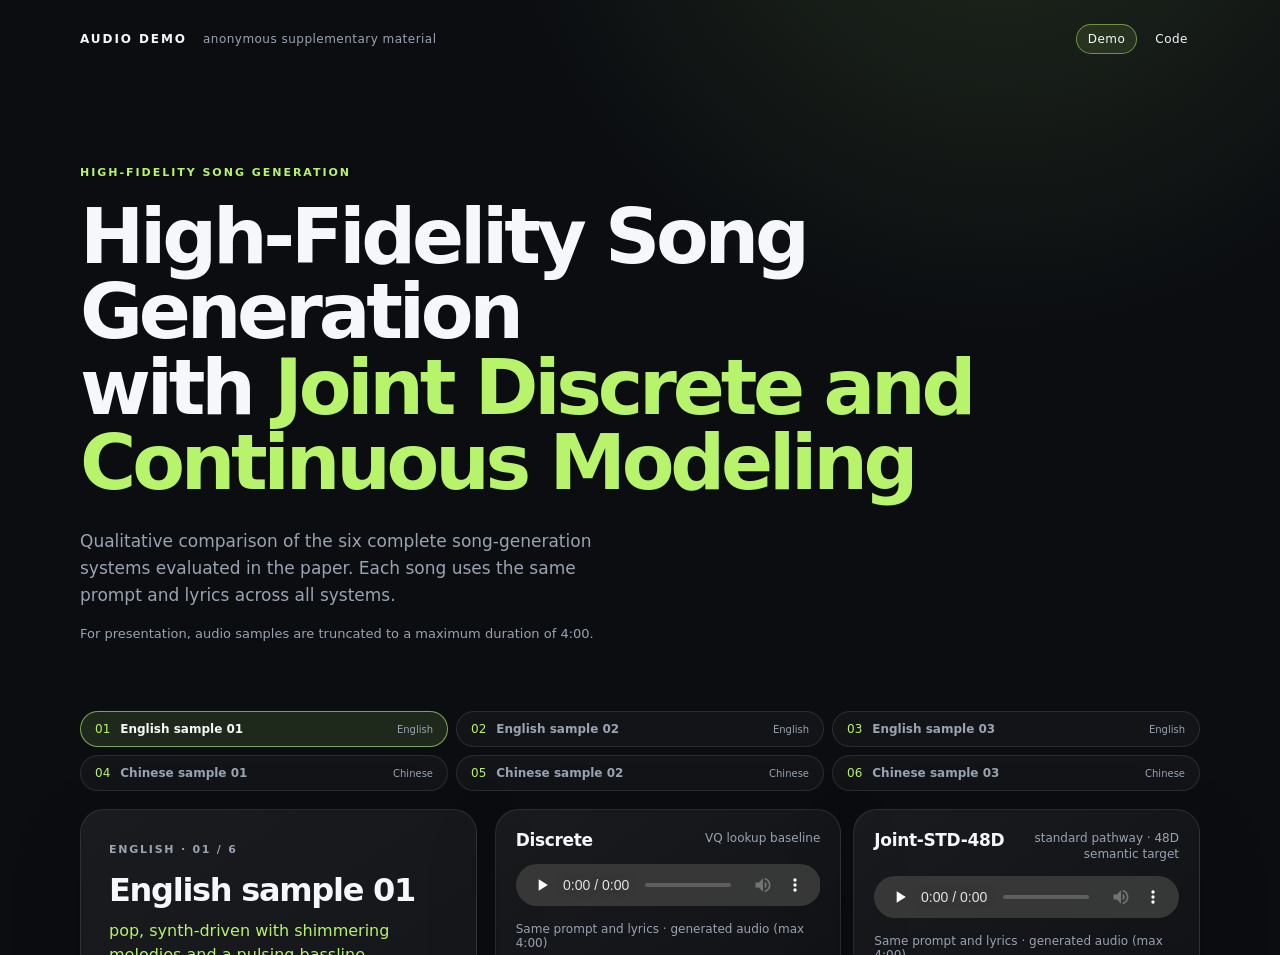
<file: index.html>
<!doctype html>
<html lang="en">
  <head>
    <meta charset="utf-8" />
    <meta http-equiv="refresh" content="0; url=demo/" />
    <link rel="canonical" href="demo/" />
    <title>High-Fidelity Song Generation · Audio Demo</title>
  </head>
  <body>
    <p>
      <a href="demo/">Open the anonymous audio demo</a>
    </p>
  </body>
</html>
</file>
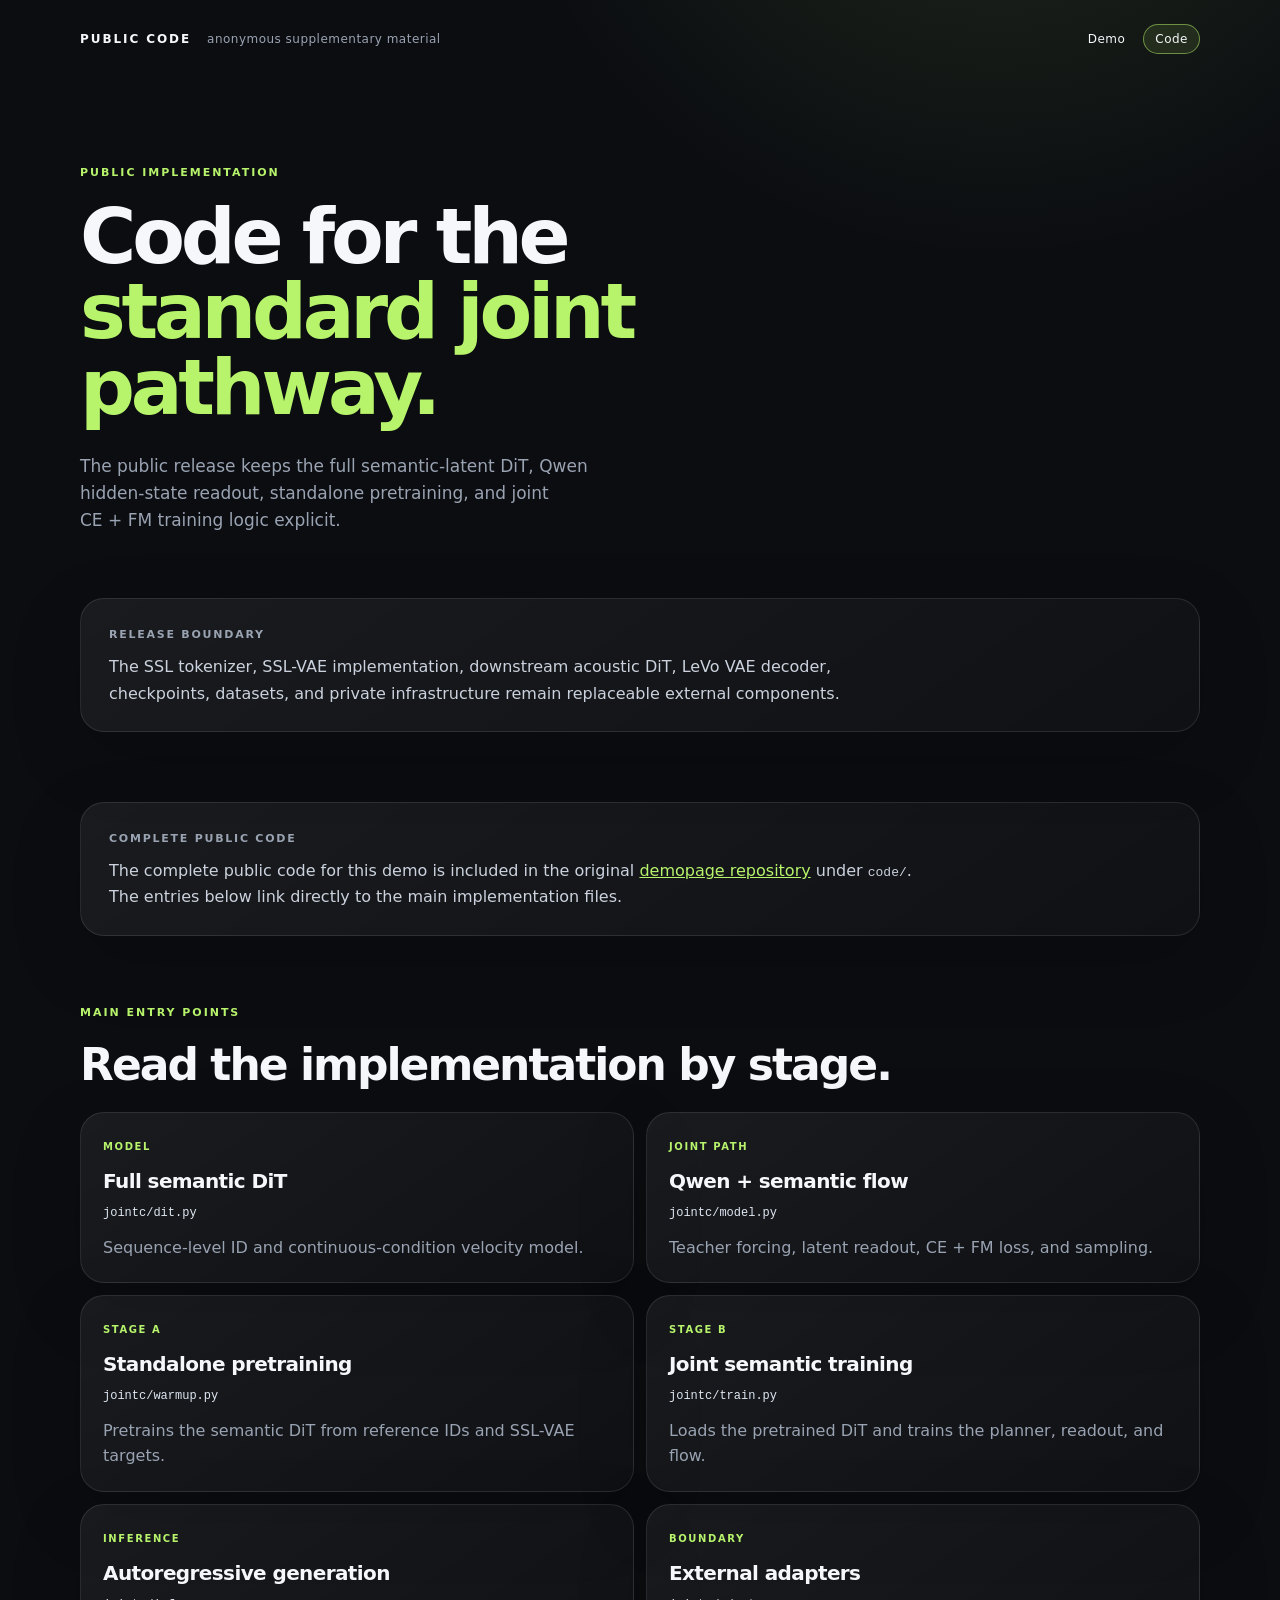
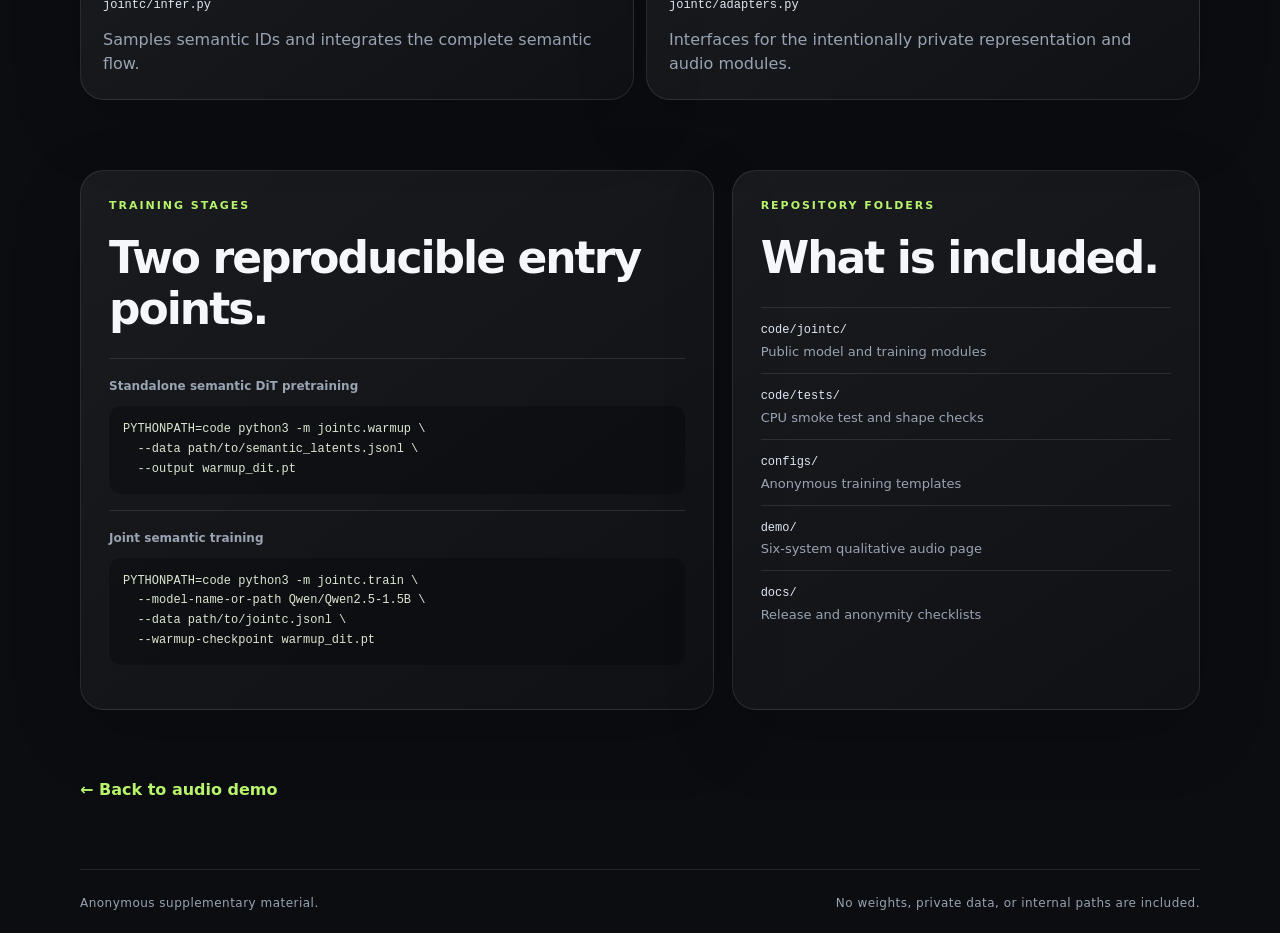
<file: code/index.html>
<!doctype html>
<html lang="en">
  <head>
    <meta charset="utf-8" />
    <meta name="viewport" content="width=device-width, initial-scale=1" />
    <meta
      name="description"
      content="Public code for the standard joint pathway in High-Fidelity Song Generation with Joint Discrete and Continuous Modeling."
    />
    <title>Public Code · High-Fidelity Song Generation</title>
    <link rel="stylesheet" href="../demo/styles.css?v=20261009-zh-order" />
  </head>
  <body>
    <div class="page-shell code-page">
      <header class="topbar">
        <a class="wordmark" href="../demo/index.html">PUBLIC CODE</a>
        <span class="status">anonymous supplementary material</span>
        <nav class="site-nav" aria-label="Primary navigation">
          <a href="../demo/index.html">Demo</a>
          <a class="active" href="index.html">Code</a>
        </nav>
      </header>

      <main>
        <section class="hero code-hero">
          <p class="eyebrow">PUBLIC IMPLEMENTATION</p>
          <h1>Code for the<br /><em>standard joint pathway.</em></h1>
          <p class="lede">
            The public release keeps the full semantic-latent DiT, Qwen
            hidden-state readout, standalone pretraining, and joint
            CE&nbsp;+&nbsp;FM training logic explicit.
          </p>
        </section>

        <section class="code-notice" aria-label="Release boundary">
          <span class="label">Release boundary</span>
          <p>
            The SSL tokenizer, SSL-VAE implementation, downstream acoustic DiT,
            LeVo VAE decoder, checkpoints, datasets, and private infrastructure
            remain replaceable external components.
          </p>
        </section>

        <section class="code-notice" aria-label="Complete public code">
          <span class="label">Complete public code</span>
          <p>
            The complete public code for this demo is included in the original
            <a href="https://github.com/JDCM12/JDCM12.github.io/tree/main/code">demopage repository</a>
            under <code>code/</code>. The entries below link directly to the
            main implementation files.
          </p>
        </section>

        <section class="code-section">
          <div class="section-heading">
            <p class="eyebrow">MAIN ENTRY POINTS</p>
            <h2>Read the implementation by stage.</h2>
          </div>
          <div class="code-grid">
            <a class="code-card" href="jointc/dit.py">
              <span class="code-card-kicker">MODEL</span>
              <h3>Full semantic DiT</h3>
              <code>jointc/dit.py</code>
              <p>Sequence-level ID and continuous-condition velocity model.</p>
            </a>
            <a class="code-card" href="jointc/model.py">
              <span class="code-card-kicker">JOINT PATH</span>
              <h3>Qwen + semantic flow</h3>
              <code>jointc/model.py</code>
              <p>Teacher forcing, latent readout, CE&nbsp;+&nbsp;FM loss, and sampling.</p>
            </a>
            <a class="code-card" href="jointc/warmup.py">
              <span class="code-card-kicker">STAGE A</span>
              <h3>Standalone pretraining</h3>
              <code>jointc/warmup.py</code>
              <p>Pretrains the semantic DiT from reference IDs and SSL-VAE targets.</p>
            </a>
            <a class="code-card" href="jointc/train.py">
              <span class="code-card-kicker">STAGE B</span>
              <h3>Joint semantic training</h3>
              <code>jointc/train.py</code>
              <p>Loads the pretrained DiT and trains the planner, readout, and flow.</p>
            </a>
            <a class="code-card" href="jointc/infer.py">
              <span class="code-card-kicker">INFERENCE</span>
              <h3>Autoregressive generation</h3>
              <code>jointc/infer.py</code>
              <p>Samples semantic IDs and integrates the complete semantic flow.</p>
            </a>
            <a class="code-card" href="jointc/adapters.py">
              <span class="code-card-kicker">BOUNDARY</span>
              <h3>External adapters</h3>
              <code>jointc/adapters.py</code>
              <p>Interfaces for the intentionally private representation and audio modules.</p>
            </a>
          </div>
        </section>

        <section class="code-section code-columns">
          <div class="code-panel">
            <p class="eyebrow">TRAINING STAGES</p>
            <h2>Two reproducible entry points.</h2>
            <div class="command-block">
              <span>Standalone semantic DiT pretraining</span>
              <pre><code>PYTHONPATH=code python3 -m jointc.warmup \
  --data path/to/semantic_latents.jsonl \
  --output warmup_dit.pt</code></pre>
            </div>
            <div class="command-block">
              <span>Joint semantic training</span>
              <pre><code>PYTHONPATH=code python3 -m jointc.train \
  --model-name-or-path Qwen/Qwen2.5-1.5B \
  --data path/to/jointc.jsonl \
  --warmup-checkpoint warmup_dit.pt</code></pre>
            </div>
          </div>
          <div class="code-panel">
            <p class="eyebrow">REPOSITORY FOLDERS</p>
            <h2>What is included.</h2>
            <ul class="folder-list">
              <li><code>code/jointc/</code><span>Public model and training modules</span></li>
              <li><code>code/tests/</code><span>CPU smoke test and shape checks</span></li>
              <li><code>configs/</code><span>Anonymous training templates</span></li>
              <li><code>demo/</code><span>Six-system qualitative audio page</span></li>
              <li><code>docs/</code><span>Release and anonymity checklists</span></li>
            </ul>
          </div>
        </section>

        <section class="code-footer-link">
          <a class="back-link" href="../demo/index.html">← Back to audio demo</a>
        </section>
      </main>

      <footer>
        <span>Anonymous supplementary material.</span>
        <span>No weights, private data, or internal paths are included.</span>
      </footer>
    </div>
  </body>
</html>
</file>
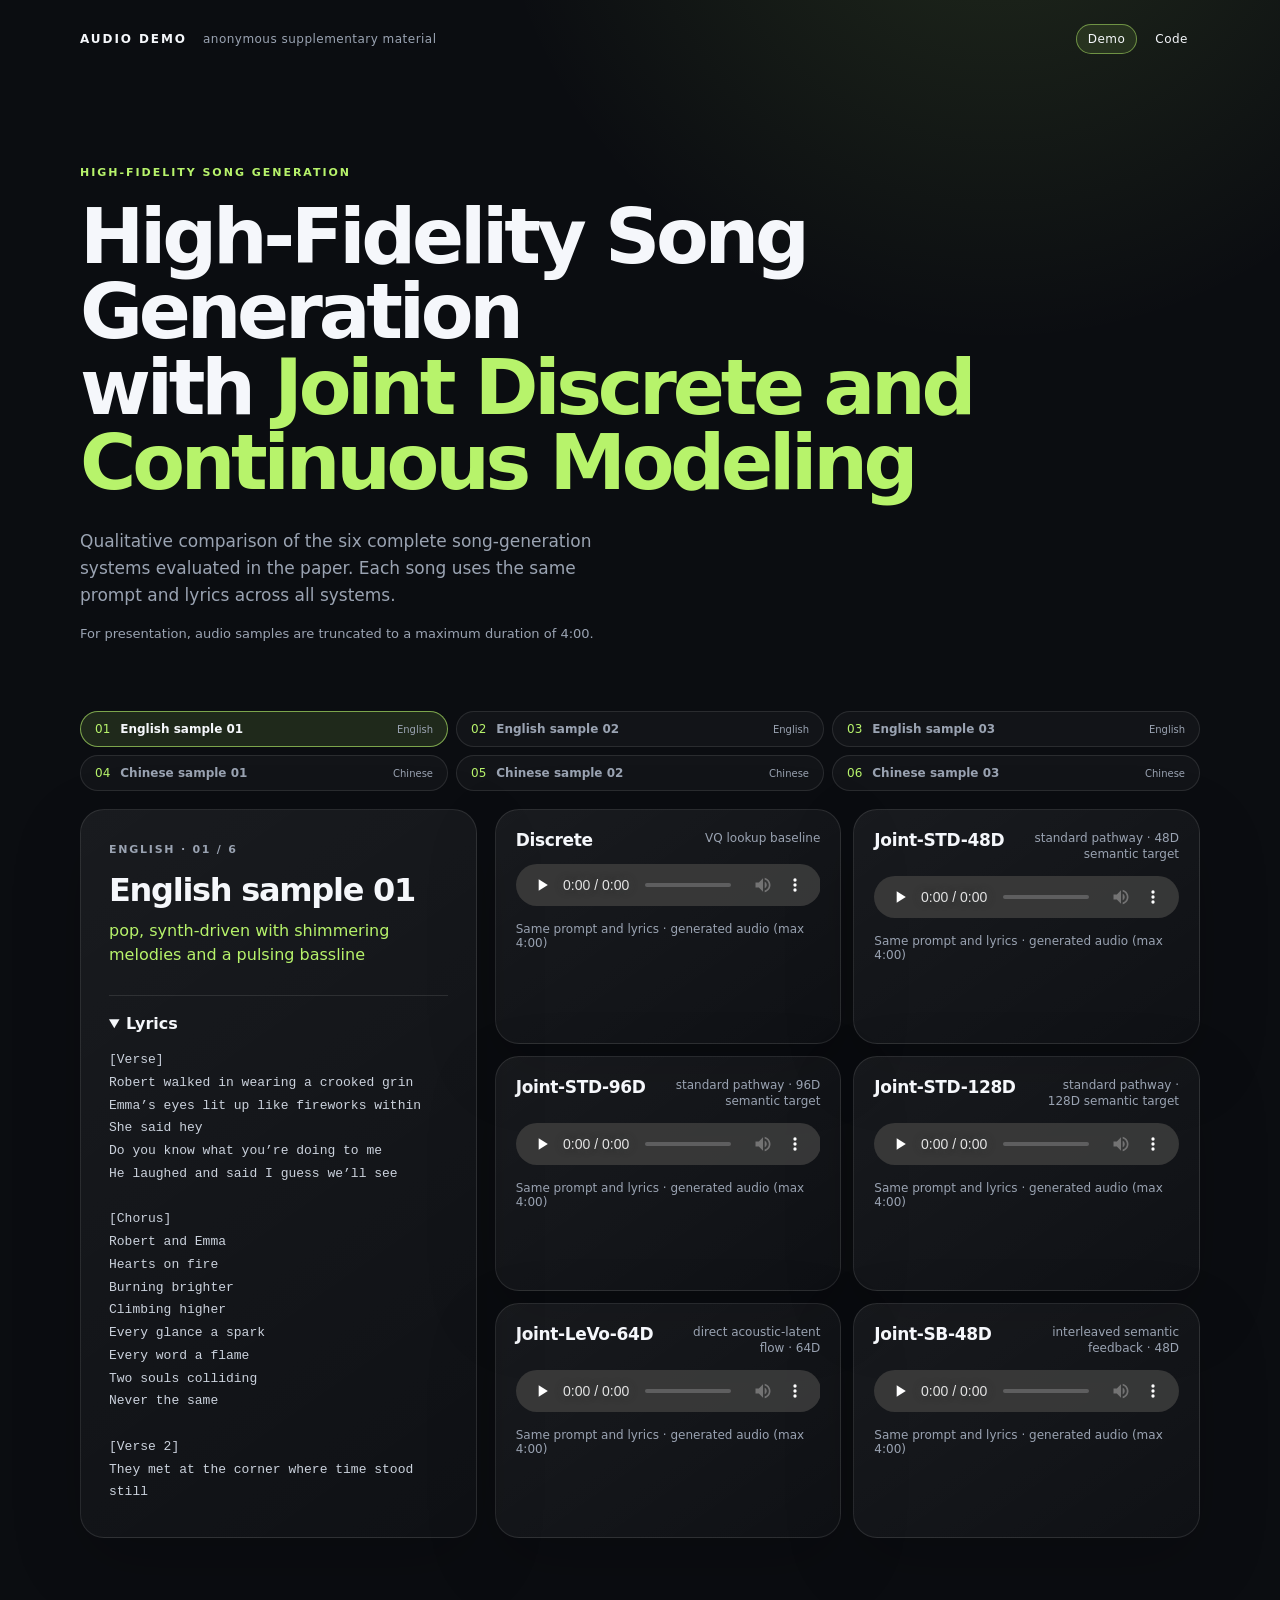
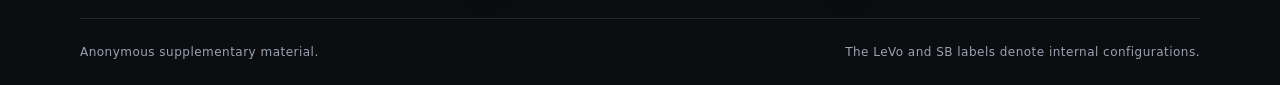
<file: demo/index.html>
<!doctype html>
<html lang="en">
  <head>
    <meta charset="utf-8" />
    <meta name="viewport" content="width=device-width, initial-scale=1" />
    <meta
      name="description"
      content="Anonymous audio samples for High-Fidelity Song Generation with Joint Discrete and Continuous Modeling."
    />
    <title>High-Fidelity Song Generation with Joint Discrete and Continuous Modeling · Audio Demo</title>
    <link rel="stylesheet" href="styles.css?v=20261009-zh-order" />
  </head>
  <body>
    <div class="page-shell">
      <header class="topbar">
        <a class="wordmark" href="index.html">AUDIO DEMO</a>
        <span class="status">anonymous supplementary material</span>
        <nav class="site-nav" aria-label="Primary navigation">
          <a class="active" href="index.html">Demo</a>
          <a href="../code/index.html">Code</a>
        </nav>
      </header>

      <main>
        <section class="hero">
          <p class="eyebrow">HIGH-FIDELITY SONG GENERATION</p>
          <h1>
            High-Fidelity Song Generation<br />
            <span class="title-with">with</span>
            <em>Joint Discrete and Continuous Modeling</em>
          </h1>
          <p class="lede">
            Qualitative comparison of the six complete song-generation systems
            evaluated in the paper. Each song uses the same prompt and lyrics
            across all systems.
          </p>
          <p class="demo-note">
            For presentation, audio samples are truncated to a maximum duration
            of 4:00.
          </p>
        </section>

        <section id="demo-root" class="demo-root" aria-live="polite">
          <p class="loading">Loading sample…</p>
        </section>
      </main>

      <footer>
        <span>Anonymous supplementary material.</span>
        <span>The LeVo and SB labels denote internal configurations.</span>
      </footer>
    </div>

    <script id="demo-data" type="application/json">{"items":[]}</script>
    <script src="data/demos.js?v=20261009-zh-order"></script>
    <script src="app.js?v=20261009-zh-order"></script>
  </body>
</html>
</file>
<file: demo/styles.css>
:root {
  color-scheme: dark;
  --bg: #0b0d11;
  --panel: #12161d;
  --panel-soft: #171c25;
  --line: rgba(255, 255, 255, 0.1);
  --muted: #9aa3b2;
  --text: #f5f7fb;
  --accent: #b7f36b;
  --accent-ink: #16200c;
  --max: 1120px;
}

* {
  box-sizing: border-box;
}

body {
  margin: 0;
  min-width: 320px;
  background:
    radial-gradient(circle at 78% -10%, rgba(183, 243, 107, 0.13), transparent 32rem),
    var(--bg);
  color: var(--text);
  font-family: Inter, ui-sans-serif, system-ui, -apple-system, BlinkMacSystemFont,
    "Segoe UI", sans-serif;
}

.page-shell {
  width: min(calc(100% - 40px), var(--max));
  margin: 0 auto;
  min-height: 100vh;
  display: flex;
  flex-direction: column;
}

.topbar,
footer {
  display: flex;
  justify-content: space-between;
  align-items: center;
  gap: 16px;
  padding: 24px 0;
  color: var(--muted);
  font-size: 12px;
  letter-spacing: 0.04em;
}

.wordmark {
  color: var(--text);
  text-decoration: none;
  font-weight: 800;
  letter-spacing: 0.16em;
  white-space: nowrap;
}

.wordmark:hover {
  color: var(--accent);
}

.site-nav {
  display: flex;
  align-items: center;
  gap: 6px;
  margin-left: auto;
}

.site-nav a {
  border: 1px solid transparent;
  border-radius: 999px;
  padding: 7px 11px;
  color: var(--text);
  text-decoration: none;
  transition: border-color 160ms ease, background 160ms ease;
}

.site-nav a:hover,
.site-nav a.active {
  border-color: rgba(183, 243, 107, 0.5);
  background: rgba(183, 243, 107, 0.1);
}

.status {
  text-align: right;
}

main {
  flex: 1;
}

.hero {
  padding: 88px 0 64px;
  max-width: 1040px;
}

.eyebrow {
  margin: 0 0 20px;
  color: var(--accent);
  font-size: 11px;
  font-weight: 700;
  letter-spacing: 0.18em;
}

h1 {
  margin: 0;
  font-size: clamp(42px, 6vw, 78px);
  line-height: 0.98;
  letter-spacing: -0.055em;
  font-weight: 700;
}

.title-with {
  color: var(--text);
}

h1 em {
  color: var(--accent);
  font-style: normal;
}

.lede {
  max-width: 520px;
  margin: 28px 0 0;
  color: var(--muted);
  font-size: 17px;
  line-height: 1.6;
}

.demo-note {
  max-width: 600px;
  margin: 14px 0 0;
  color: var(--muted);
  font-size: 13px;
  line-height: 1.5;
}

.demo-root {
  padding-bottom: 80px;
}

.sample-nav {
  display: grid;
  grid-template-columns: repeat(3, minmax(0, 1fr));
  gap: 8px;
  padding: 4px 0 18px;
}

.sample-tab {
  display: inline-flex;
  align-items: center;
  gap: 10px;
  min-width: 0;
  border: 1px solid var(--line);
  border-radius: 999px;
  padding: 10px 14px;
  background: rgba(255, 255, 255, 0.03);
  color: var(--muted);
  cursor: pointer;
  font: inherit;
  font-size: 12px;
  transition: border-color 160ms ease, color 160ms ease, background 160ms ease;
}

.sample-tab span {
  color: var(--accent);
  font-variant-numeric: tabular-nums;
}

.sample-tab strong {
  color: inherit;
  font-weight: 650;
  overflow: hidden;
  text-overflow: ellipsis;
  white-space: nowrap;
}

.sample-tab small {
  margin-left: auto;
  color: var(--muted);
  font-size: 10px;
}

.sample-tab:hover,
.sample-tab.active {
  border-color: rgba(183, 243, 107, 0.62);
  background: rgba(183, 243, 107, 0.12);
  color: var(--text);
}

.sample-shell {
  display: grid;
  grid-template-columns: minmax(240px, 0.72fr) minmax(0, 1.28fr);
  gap: 18px;
}

.prompt-card,
.song-card {
  background: linear-gradient(145deg, rgba(255,255,255,0.06), rgba(255,255,255,0.02));
  border: 1px solid var(--line);
  border-radius: 24px;
  box-shadow: 0 24px 70px rgba(0, 0, 0, 0.18);
}

.prompt-card {
  padding: 28px;
  align-self: start;
  position: sticky;
  top: 20px;
}

.label {
  color: var(--muted);
  font-size: 11px;
  font-weight: 700;
  letter-spacing: 0.16em;
  text-transform: uppercase;
}

.prompt-card h2 {
  margin: 14px 0 10px;
  font-size: 32px;
  letter-spacing: -0.04em;
}

.prompt {
  margin: 0;
  color: var(--accent);
  line-height: 1.5;
  max-height: 220px;
  overflow: auto;
}

details {
  margin-top: 28px;
  border-top: 1px solid var(--line);
  padding-top: 18px;
}

summary {
  cursor: pointer;
  color: var(--text);
  font-weight: 650;
}

.lyrics {
  max-height: 460px;
  overflow: auto;
  margin: 16px 0 0;
  color: #cbd2dd;
  white-space: pre-wrap;
  font: 13px/1.75 ui-monospace, SFMono-Regular, Menlo, Monaco, Consolas, monospace;
}

.song-list {
  display: grid;
  grid-template-columns: repeat(2, minmax(0, 1fr));
  gap: 12px;
}

.song-card {
  padding: 20px;
}

.song-meta {
  display: flex;
  justify-content: space-between;
  align-items: flex-start;
  gap: 12px;
  margin-bottom: 14px;
}

.song-meta h3 {
  flex: 0 0 auto;
  margin: 0;
  font-size: 17px;
  letter-spacing: -0.02em;
  white-space: nowrap;
}

.method-tag {
  max-width: 48%;
  color: var(--muted);
  font-size: 12px;
  line-height: 1.35;
  text-align: right;
}

audio {
  width: 100%;
  height: 42px;
  accent-color: var(--accent);
}

.audio-caption {
  margin: 12px 0 0;
  color: var(--muted);
  font-size: 12px;
}

.loading,
.error {
  padding: 24px;
  border: 1px dashed var(--line);
  border-radius: 16px;
  color: var(--muted);
}

footer {
  border-top: 1px solid var(--line);
  line-height: 1.5;
}

.code-hero {
  max-width: 820px;
}

.code-notice,
.code-card,
.code-panel {
  background: linear-gradient(145deg, rgba(255,255,255,0.06), rgba(255,255,255,0.02));
  border: 1px solid var(--line);
  border-radius: 24px;
  box-shadow: 0 24px 70px rgba(0, 0, 0, 0.18);
}

.code-notice {
  padding: 24px 28px;
  margin-bottom: 70px;
}

.code-notice p {
  max-width: 820px;
  margin: 12px 0 0;
  color: #cbd2dd;
  line-height: 1.65;
}

.code-notice a {
  color: var(--accent);
}

.code-notice a:hover {
  color: var(--text);
}

.code-section {
  padding-bottom: 70px;
}

.section-heading {
  margin-bottom: 22px;
}

.section-heading h2,
.code-panel h2 {
  margin: 0;
  font-size: clamp(28px, 4vw, 44px);
  letter-spacing: -0.045em;
}

.code-grid {
  display: grid;
  grid-template-columns: repeat(2, minmax(0, 1fr));
  gap: 12px;
}

.code-card {
  display: block;
  padding: 22px;
  color: var(--text);
  text-decoration: none;
  transition: border-color 160ms ease, transform 160ms ease;
}

.code-card:hover {
  border-color: rgba(183, 243, 107, 0.6);
  transform: translateY(-2px);
}

.code-card-kicker {
  color: var(--accent);
  font-size: 10px;
  font-weight: 750;
  letter-spacing: 0.16em;
}

.code-card h3 {
  margin: 15px 0 8px;
  font-size: 20px;
  letter-spacing: -0.03em;
}

.code-card code,
.folder-list code {
  color: #dfe7f2;
  font: 12px/1.4 ui-monospace, SFMono-Regular, Menlo, Monaco, Consolas, monospace;
}

.code-card p {
  margin: 14px 0 0;
  color: var(--muted);
  line-height: 1.55;
}

.code-columns {
  display: grid;
  grid-template-columns: minmax(0, 1.15fr) minmax(280px, 0.85fr);
  gap: 18px;
}

.code-panel {
  padding: 28px;
}

.code-panel h2 {
  margin-bottom: 24px;
}

.command-block {
  padding: 16px 0;
  border-top: 1px solid var(--line);
}

.command-block > span {
  color: var(--muted);
  font-size: 12px;
  font-weight: 650;
}

.command-block pre {
  overflow-x: auto;
  margin: 12px 0 0;
  padding: 14px;
  border-radius: 12px;
  background: rgba(0, 0, 0, 0.28);
  color: #dce7d2;
  font: 12px/1.65 ui-monospace, SFMono-Regular, Menlo, Monaco, Consolas, monospace;
}

.folder-list {
  display: grid;
  gap: 0;
  margin: 0;
  padding: 0;
  list-style: none;
}

.folder-list li {
  display: grid;
  gap: 5px;
  padding: 14px 0;
  border-top: 1px solid var(--line);
}

.folder-list span {
  color: var(--muted);
  font-size: 13px;
}

.code-footer-link {
  padding-bottom: 70px;
}

.back-link {
  color: var(--accent);
  font-weight: 650;
  text-decoration: none;
}

.back-link:hover {
  text-decoration: underline;
}

@media (max-width: 820px) {
  .page-shell {
    width: min(calc(100% - 28px), var(--max));
  }

  .hero {
    padding-top: 58px;
  }

  .sample-shell {
    grid-template-columns: 1fr;
  }

  .sample-nav {
    grid-template-columns: repeat(2, minmax(0, 1fr));
  }

  .song-list {
    grid-template-columns: 1fr;
  }

  .prompt-card {
    position: static;
  }

  footer {
    align-items: flex-start;
    flex-direction: column;
  }

  .code-grid,
  .code-columns {
    grid-template-columns: 1fr;
  }
}

@media (max-width: 520px) {
  .sample-nav {
    grid-template-columns: 1fr;
  }
}
</file>
